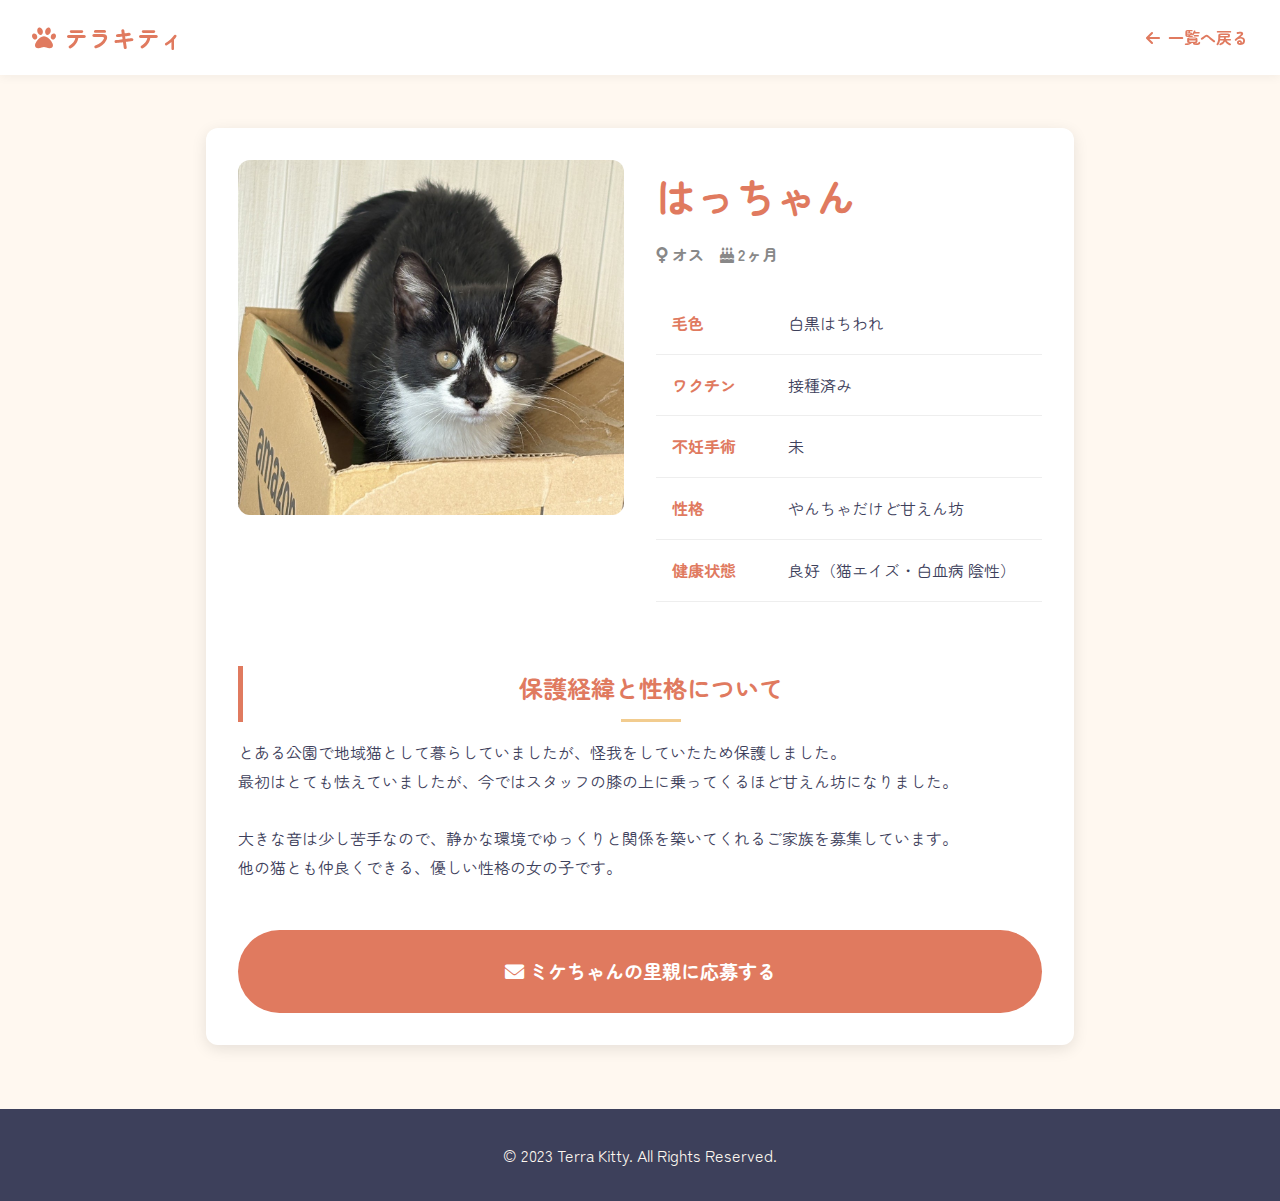
<file: cat-1.html>
<!DOCTYPE html>
<html lang="ja">
<head>
    <meta charset="UTF-8">
    <meta name="viewport" content="width=device-width, initial-scale=1.0">
    <title>ミケちゃんの紹介 | テラキティ</title>
    <link href="https://fonts.googleapis.com/css2?family=Zen+Maru+Gothic:wght@400;700&display=swap" rel="stylesheet">
    <link rel="stylesheet" href="https://cdnjs.cloudflare.com/ajax/libs/font-awesome/6.0.0/css/all.min.css">
    <link rel="stylesheet" href="style.css">
    <script src="script.js" defer></script>
</head>
<body>

    <header>
        <a href="index.html" class="logo">
            <i class="fas fa-paw"></i> テラキティ
        </a>
        <a href="index.html" class="back-btn"><i class="fas fa-arrow-left"></i> 一覧へ戻る</a>
    </header>

    <main class="profile-container">
        <div class="profile-card">
            <div class="profile-header">
                <div class="profile-img-large">
                    <img src="./images/test.jpg" alt="猫の写真">
                </div>
                <div class="profile-details">
                    <h1 class="cat-name">はっちゃん</h1>
                    <div class="cat-meta">
                        <span><i class="fas fa-venus"></i> オス</span>
                        <span><i class="fas fa-birthday-cake"></i> 2ヶ月</span>
                    </div>

                    <table class="info-table">
                        <tr><th>毛色</th><td>白黒はちわれ</td></tr>
                        <tr><th>ワクチン</th><td>接種済み</td></tr>
                        <tr><th>不妊手術</th><td>未</td></tr>
                        <tr><th>性格</th><td>やんちゃだけど甘えん坊</td></tr>
                        <tr><th>健康状態</th><td>良好（猫エイズ・白血病 陰性）</td></tr>
                    </table>
                </div>
            </div>

            <div class="story-section">
                <h2 class="story-title">保護経緯と性格について</h2>
                <p>
                    とある公園で地域猫として暮らしていましたが、怪我をしていたため保護しました。<br>
                    最初はとても怯えていましたが、今ではスタッフの膝の上に乗ってくるほど甘えん坊になりました。<br><br>
                    大きな音は少し苦手なので、静かな環境でゆっくりと関係を築いてくれるご家族を募集しています。<br>
                    他の猫とも仲良くできる、優しい性格の女の子です。
                </p>
            </div>

            <a href="https://docs.google.com/forms/d/e/YOUR_FORM_ID/viewform" target="_blank" class="adopt-btn-large">
                <i class="fas fa-envelope"></i> ミケちゃんの里親に応募する
            </a>
        </div>
    </main>

    <footer>
        <p>&copy; 2023 Terra Kitty. All Rights Reserved.</p>
    </footer>

</body>
</html>
</file>
<file: style.css>
@charset "UTF-8";

/* =========================================
   Variables & Base Settings (暖色系テーマ)
   ========================================= */
:root {
    --bg-color: #FFF8F0;      /* ベース：クリーム */
    --primary-color: #E07A5F; /* メイン：テラコッタ */
    --secondary-color: #F4F1DE;
    --accent-color: #F2CC8F;  /* アクセント：サンフラワー */
    --text-color: #3D405B;    /* テキスト：ダークブラウン */
    --white: #ffffff;
    --radius: 12px;
    --shadow: 0 4px 15px rgba(224, 122, 95, 0.15);
}

* { margin: 0; padding: 0; box-sizing: border-box; }

body {
    font-family: 'Zen Maru Gothic', sans-serif;
    background-color: var(--bg-color);
    color: var(--text-color);
    line-height: 1.8;
}

a { text-decoration: none; color: inherit; transition: 0.3s; }
ul { list-style: none; }
img { max-width: 100%; display: block; object-fit: cover; }

/* =========================================
   Header & Navigation (共通)
   ========================================= */
header {
    background: var(--white);
    padding: 1rem 2rem;
    position: fixed;
    width: 100%;
    top: 0;
    z-index: 1000;
    box-shadow: 0 2px 10px rgba(0,0,0,0.05);
    display: flex;
    justify-content: space-between;
    align-items: center;
}

.logo {
    font-size: 1.5rem;
    font-weight: bold;
    color: var(--primary-color);
    display: flex;
    align-items: center;
    gap: 0.5rem;
}

/* Hamburger Menu Icon */
.hamburger {
    display: none;
    cursor: pointer;
    flex-direction: column;
    gap: 5px;
    z-index: 1100;
}
.hamburger span {
    display: block;
    width: 25px;
    height: 3px;
    background-color: var(--primary-color);
    border-radius: 3px;
    transition: 0.3s;
}

/* Nav Links */
.nav-links { display: flex; gap: 2rem; }
.nav-links li a { font-weight: bold; }
.nav-links li a:hover { color: var(--primary-color); }

/* Mobile Menu Logic */
@media (max-width: 768px) {
    .hamburger { display: flex; }
    .nav-links {
        position: absolute;
        top: 0;
        right: -100%;
        background: var(--white);
        width: 100%;
        height: 100vh;
        flex-direction: column;
        justify-content: center;
        align-items: center;
        transition: 0.4s cubic-bezier(0.4, 0, 0.2, 1);
        box-shadow: -5px 0 15px rgba(0,0,0,0.1);
    }
    .nav-links.active { right: 0; }
    
    /* Hamburger Animation */
    .hamburger.active span:nth-child(1) { transform: rotate(45deg) translate(5px, 5px); }
    .hamburger.active span:nth-child(2) { opacity: 0; }
    .hamburger.active span:nth-child(3) { transform: rotate(-45deg) translate(5px, -5px); }
}

/* =========================================
   Layout & Common Components
   ========================================= */
section { padding: 4rem 2rem; max-width: 1200px; margin: 0 auto; }

h2 {
    text-align: center;
    font-size: 2rem;
    margin-bottom: 3rem;
    color: var(--primary-color);
    position: relative;
}
h2::after {
    content: '';
    display: block;
    width: 60px;
    height: 3px;
    background: var(--accent-color);
    margin: 10px auto 0;
}

/* Footer */
footer {
    background: var(--text-color);
    color: var(--bg-color);
    text-align: center;
    padding: 2rem;
    margin-top: 4rem;
}
.footer-links a { margin: 0 0.5rem; color: var(--accent-color); font-size: 1.2rem; }

/* =========================================
   Page: INDEX (Top Page)
   ========================================= */
.hero {
    height: 80vh;
    background: linear-gradient(rgba(61, 64, 91, 0.3), rgba(61, 64, 91, 0.3)), url('https://images.unsplash.com/photo-1514888286974-6c03e2ca1dba?ixlib=rb-1.2.1&auto=format&fit=crop&w=1350&q=80');
    background-size: cover;
    background-position: center;
    display: flex;
    align-items: center;
    justify-content: center;
    text-align: center;
    color: var(--white);
    margin-top: 60px; /* Header height offset */
}
.hero-content h1 { font-size: 3rem; margin-bottom: 1rem; text-shadow: 0 2px 4px rgba(0,0,0,0.3); }
.btn-hero {
    background: var(--primary-color);
    color: var(--white);
    padding: 1rem 2rem;
    border-radius: 50px;
    font-weight: bold;
    box-shadow: 0 4px 10px rgba(0,0,0,0.2);
    display: inline-block;
}
.btn-hero:hover { background: #c4644d; transform: translateY(-2px); }

/* Cats Grid */
.cats-grid {
    display: grid;
    grid-template-columns: repeat(auto-fill, minmax(280px, 1fr));
    gap: 2rem;
}
.cat-card {
    background: var(--white);
    border-radius: var(--radius);
    overflow: hidden;
    box-shadow: var(--shadow);
    transition: 0.3s;
}
.cat-card:hover { transform: translateY(-5px); }
.cat-img { height: 200px; width: 100%; background-color: #eee; }
.cat-info { padding: 1.5rem; }
.cat-tag {
    background: var(--accent-color);
    color: var(--text-color);
    padding: 0.2rem 0.6rem;
    border-radius: 20px;
    font-size: 0.8rem;
    font-weight: bold;
}
.btn-detail {
    display: block;
    text-align: center;
    margin-top: 1rem;
    padding: 0.5rem;
    border: 2px solid var(--primary-color);
    color: var(--primary-color);
    border-radius: var(--radius);
    font-weight: bold;
}
.btn-detail:hover { background: var(--primary-color); color: var(--white); }

/* Support & Adoption */
.support-container { display: flex; flex-wrap: wrap; gap: 2rem; justify-content: center; }
.support-box {
    background: var(--white);
    flex: 1;
    min-width: 300px;
    padding: 2rem;
    border-radius: var(--radius);
    box-shadow: var(--shadow);
    text-align: center;
    border-top: 5px solid var(--primary-color);
}
.support-icon { font-size: 3rem; color: var(--accent-color); margin-bottom: 1rem; }
.btn-support {
    display: inline-block;
    margin-top: 1.5rem;
    padding: 1rem 2rem;
    border-radius: 50px;
    font-weight: bold;
    color: var(--white);
}
.btn-amazon { background: #FF9900; }
.btn-donate { background: var(--primary-color); }

.adoption-cta {
    background: var(--secondary-color);
    border-radius: var(--radius);
    padding: 4rem 2rem;
    text-align: center;
}
.btn-apply {
    background: var(--text-color);
    color: var(--white);
    padding: 1rem 3rem;
    font-size: 1.2rem;
    border-radius: 50px;
    display: inline-block;
    margin-top: 2rem;
    box-shadow: 0 4px 10px rgba(0,0,0,0.2);
}
.btn-apply:hover { opacity: 0.9; }

/* =========================================
   Page: TEMPLATE (Detail Page)
   ========================================= */
.back-btn {
    color: var(--primary-color);
    font-weight: bold;
    display: flex;
    align-items: center;
    gap: 0.5rem;
}
.profile-container { max-width: 900px; margin: 8rem auto 4rem; padding: 0 1rem; } /* Top margin increased for fixed header */
.profile-card {
    background: var(--white);
    border-radius: var(--radius);
    padding: 2rem;
    box-shadow: 0 4px 15px rgba(0,0,0,0.1);
}
.profile-header { display: flex; flex-wrap: wrap; gap: 2rem; align-items: flex-start; }
.profile-img-large { flex: 1; min-width: 300px; border-radius: var(--radius); overflow: hidden; }
.profile-img-large img { width: 100%; height: auto; }

.profile-details { flex: 1; min-width: 300px; }
.cat-name { font-size: 2.5rem; color: var(--primary-color); margin-bottom: 0.5rem; }
.cat-meta { display: flex; gap: 1rem; margin-bottom: 1.5rem; font-weight: bold; color: #888; }

.info-table { width: 100%; border-collapse: collapse; margin-bottom: 2rem; }
.info-table th, .info-table td { padding: 1rem; border-bottom: 1px solid #eee; text-align: left; }
.info-table th { width: 30%; color: var(--primary-color); }

.story-section { margin-top: 2rem; }
.story-title { font-size: 1.5rem; margin-bottom: 1rem; border-left: 5px solid var(--primary-color); padding-left: 1rem; }

.adopt-btn-large {
    display: block;
    width: 100%;
    background: var(--primary-color);
    color: var(--white);
    text-align: center;
    padding: 1.5rem;
    border-radius: 50px;
    font-size: 1.2rem;
    font-weight: bold;
    margin-top: 3rem;
    transition: 0.3s;
}
.adopt-btn-large:hover { opacity: 0.9; transform: scale(1.02); }
</file>
